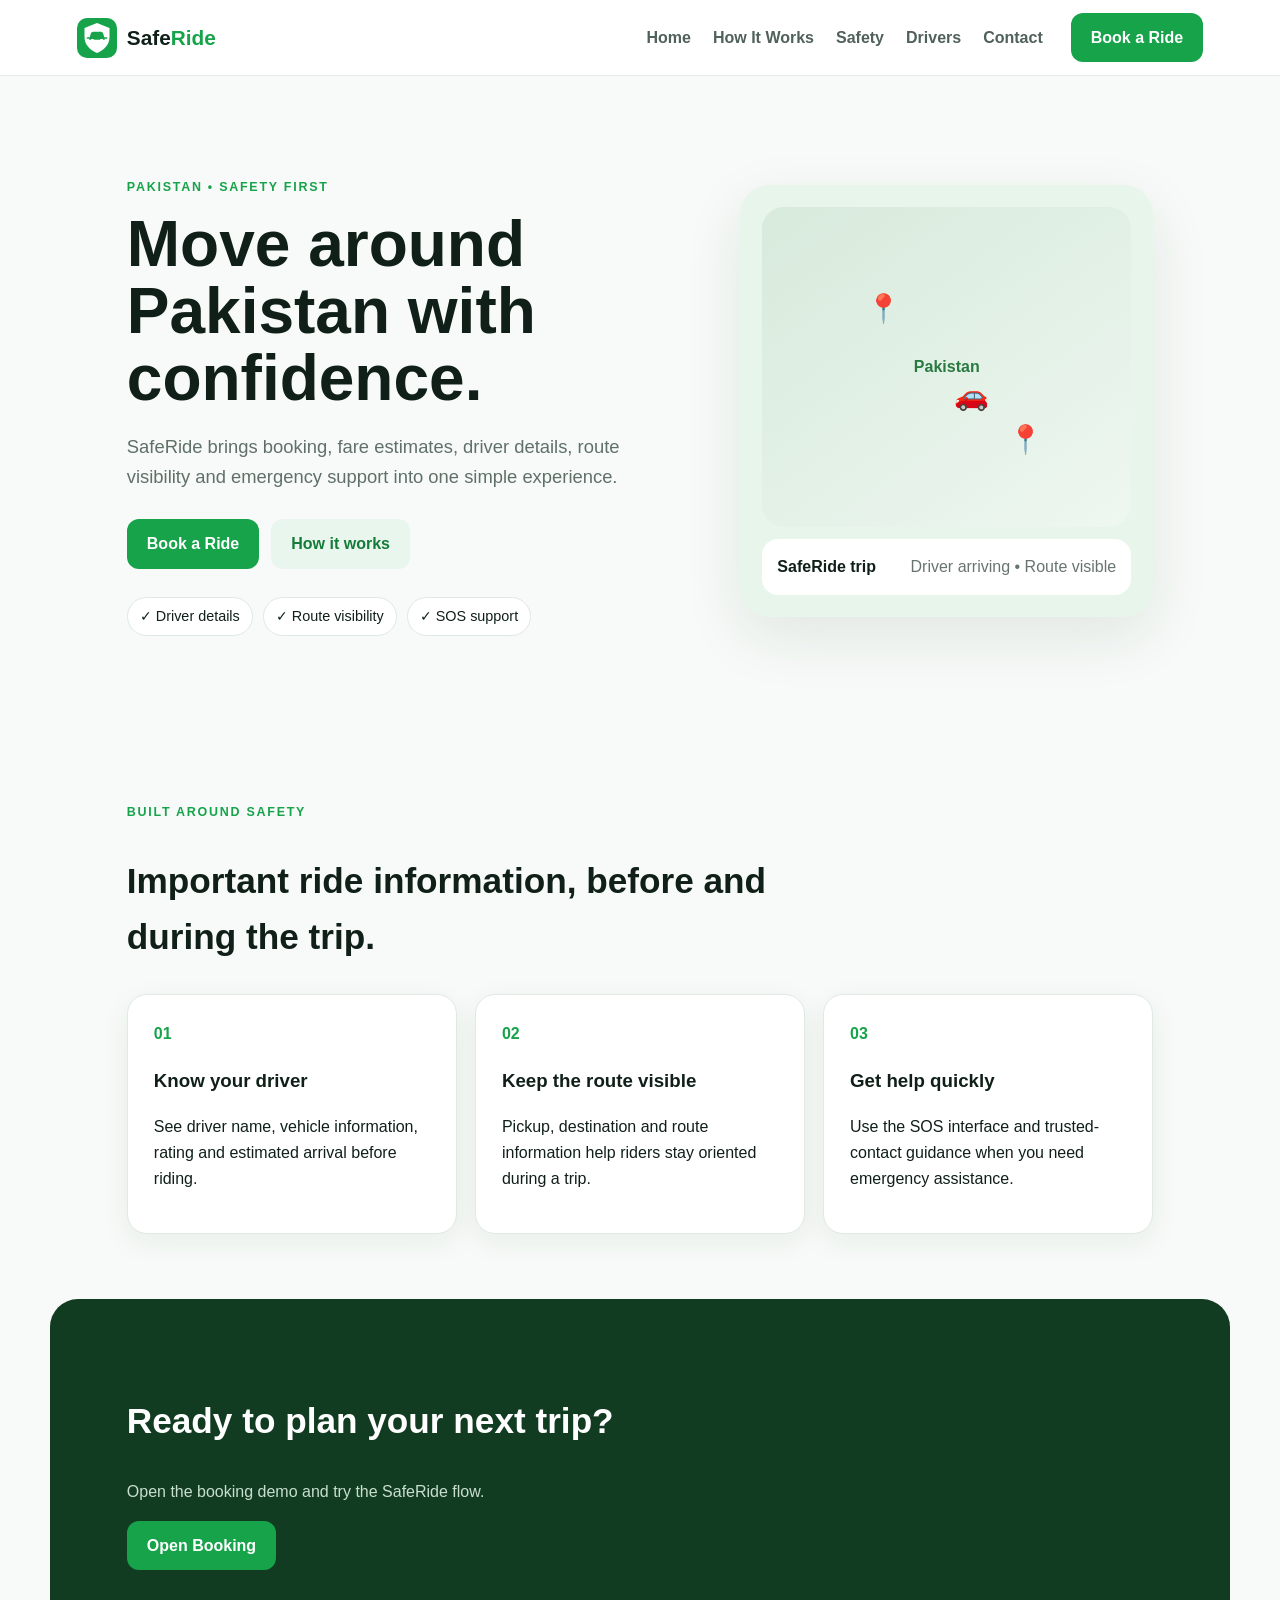
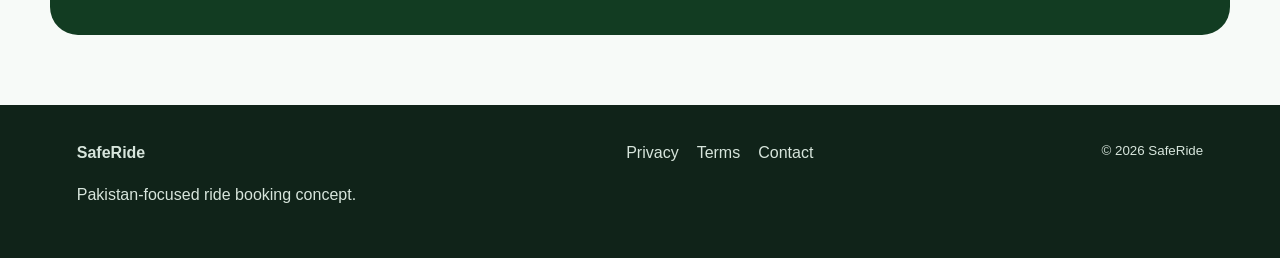
<file: index.html>
<!doctype html>
<html lang="en">
<head>
<meta charset="utf-8"><meta name="viewport" content="width=device-width,initial-scale=1">
<title>SafeRide Pakistan | Safe Ride Booking</title>
<meta name="description" content="SafeRide Pakistan is a safety-focused ride booking web experience with transparent fares, driver information, trip tracking and SOS support.">
<link rel="icon" href="logo.svg"><link rel="stylesheet" href="style.css">
</head>
<body>
<header><a class="brand" href="index.html"><img src="logo.svg" alt="SafeRide logo"><span>Safe<span>Ride</span></span></a><nav><a href="index.html">Home</a><a href="how-it-works.html">How It Works</a><a href="safety.html">Safety</a><a href="drivers.html">Drivers</a><a href="contact.html">Contact</a></nav><a class="btn" href="book.html">Book a Ride</a></header>
<main>
<section class="hero"><div><p class="eyebrow">PAKISTAN • SAFETY FIRST</p><h1>Move around Pakistan with confidence.</h1><p class="lead">SafeRide brings booking, fare estimates, driver details, route visibility and emergency support into one simple experience.</p><div class="actions"><a class="btn" href="book.html">Book a Ride</a><a class="btn secondary" href="how-it-works.html">How it works</a></div><div class="chips"><span>✓ Driver details</span><span>✓ Route visibility</span><span>✓ SOS support</span></div></div><div class="hero-card"><div class="mapbox"><span>Pakistan</span><i>📍</i><i>🚗</i><i>📍</i></div><div class="ride-mini"><b>SafeRide trip</b><span>Driver arriving • Route visible</span></div></div></section>
<section class="section"><p class="eyebrow">BUILT AROUND SAFETY</p><h2>Important ride information, before and during the trip.</h2><div class="grid three"><article><b>01</b><h3>Know your driver</h3><p>See driver name, vehicle information, rating and estimated arrival before riding.</p></article><article><b>02</b><h3>Keep the route visible</h3><p>Pickup, destination and route information help riders stay oriented during a trip.</p></article><article><b>03</b><h3>Get help quickly</h3><p>Use the SOS interface and trusted-contact guidance when you need emergency assistance.</p></article></div></section>
<section class="cta"><h2>Ready to plan your next trip?</h2><p>Open the booking demo and try the SafeRide flow.</p><a class="btn" href="book.html">Open Booking</a></section>
</main>
<footer><div><b>SafeRide</b><p>Pakistan-focused ride booking concept.</p></div><div><a href="privacy.html">Privacy</a><a href="terms.html">Terms</a><a href="contact.html">Contact</a></div><small>© <span id="year"></span> SafeRide</small></footer>
<script src="script.js"></script></body></html>
</file>
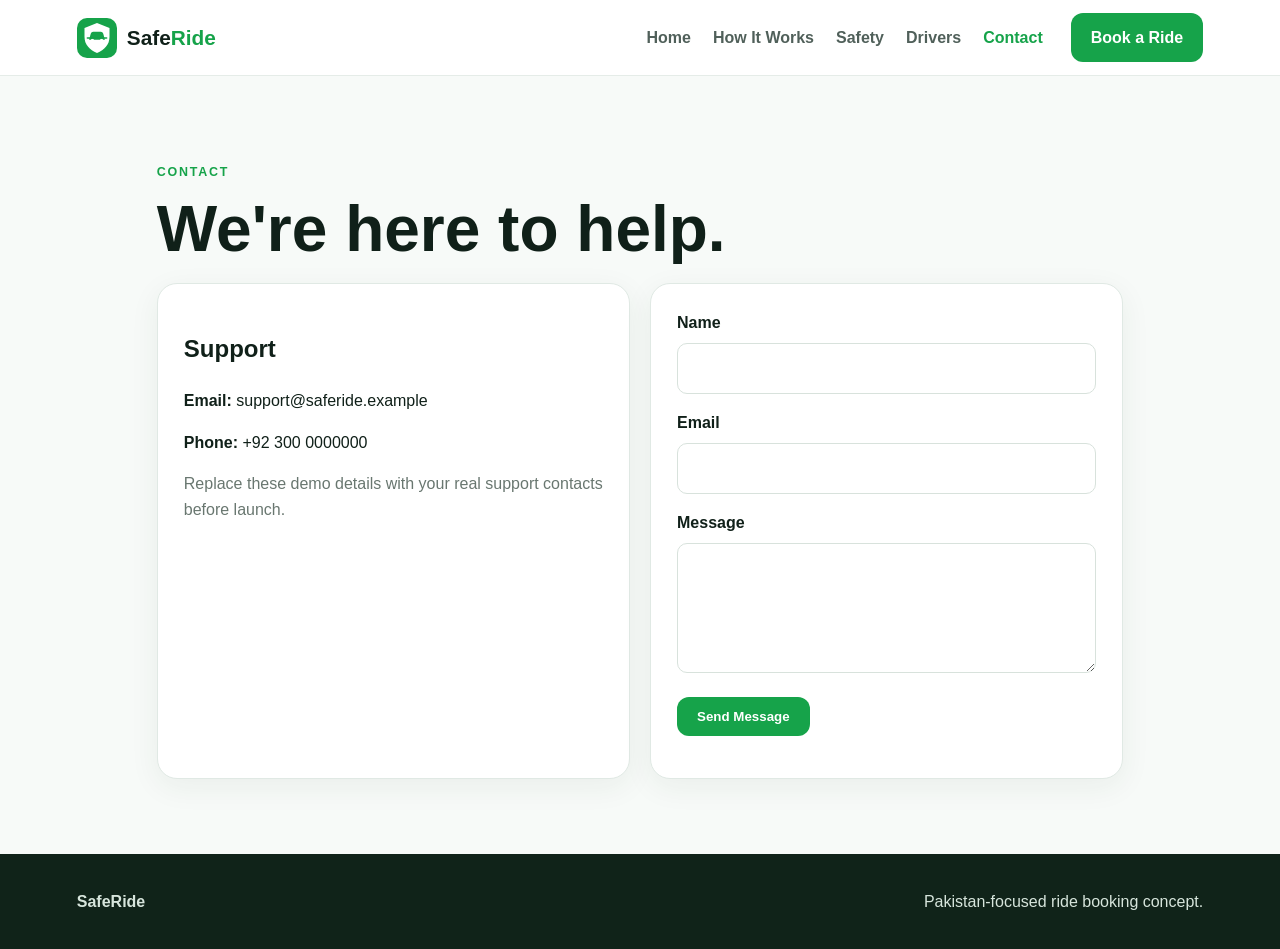
<file: contact.html>
<!doctype html><html lang="en"><head><meta charset="utf-8"><meta name="viewport" content="width=device-width,initial-scale=1"><title>Contact | SafeRide</title><link rel="icon" href="logo.svg"><link rel="stylesheet" href="style.css"></head><body>
<header><a class="brand" href="index.html"><img src="logo.svg"><span>Safe<span>Ride</span></span></a><nav><a href="index.html">Home</a><a href="how-it-works.html">How It Works</a><a href="safety.html">Safety</a><a href="drivers.html">Drivers</a><a class="active" href="contact.html">Contact</a></nav><a class="btn" href="book.html">Book a Ride</a></header>
<main class="page"><p class="eyebrow">CONTACT</p><h1>We're here to help.</h1><div class="contact-grid"><section class="panel"><h2>Support</h2><p><b>Email:</b> support@saferide.example</p><p><b>Phone:</b> +92 300 0000000</p><p class="muted">Replace these demo details with your real support contacts before launch.</p></section><form class="panel" id="contactForm"><label>Name<input required></label><label>Email<input type="email" required></label><label>Message<textarea required></textarea></label><button class="btn" type="submit">Send Message</button><p id="formMsg" class="success"></p></form></div></main><footer><b>SafeRide</b><span>Pakistan-focused ride booking concept.</span></footer><script src="script.js"></script></body></html>
</file>
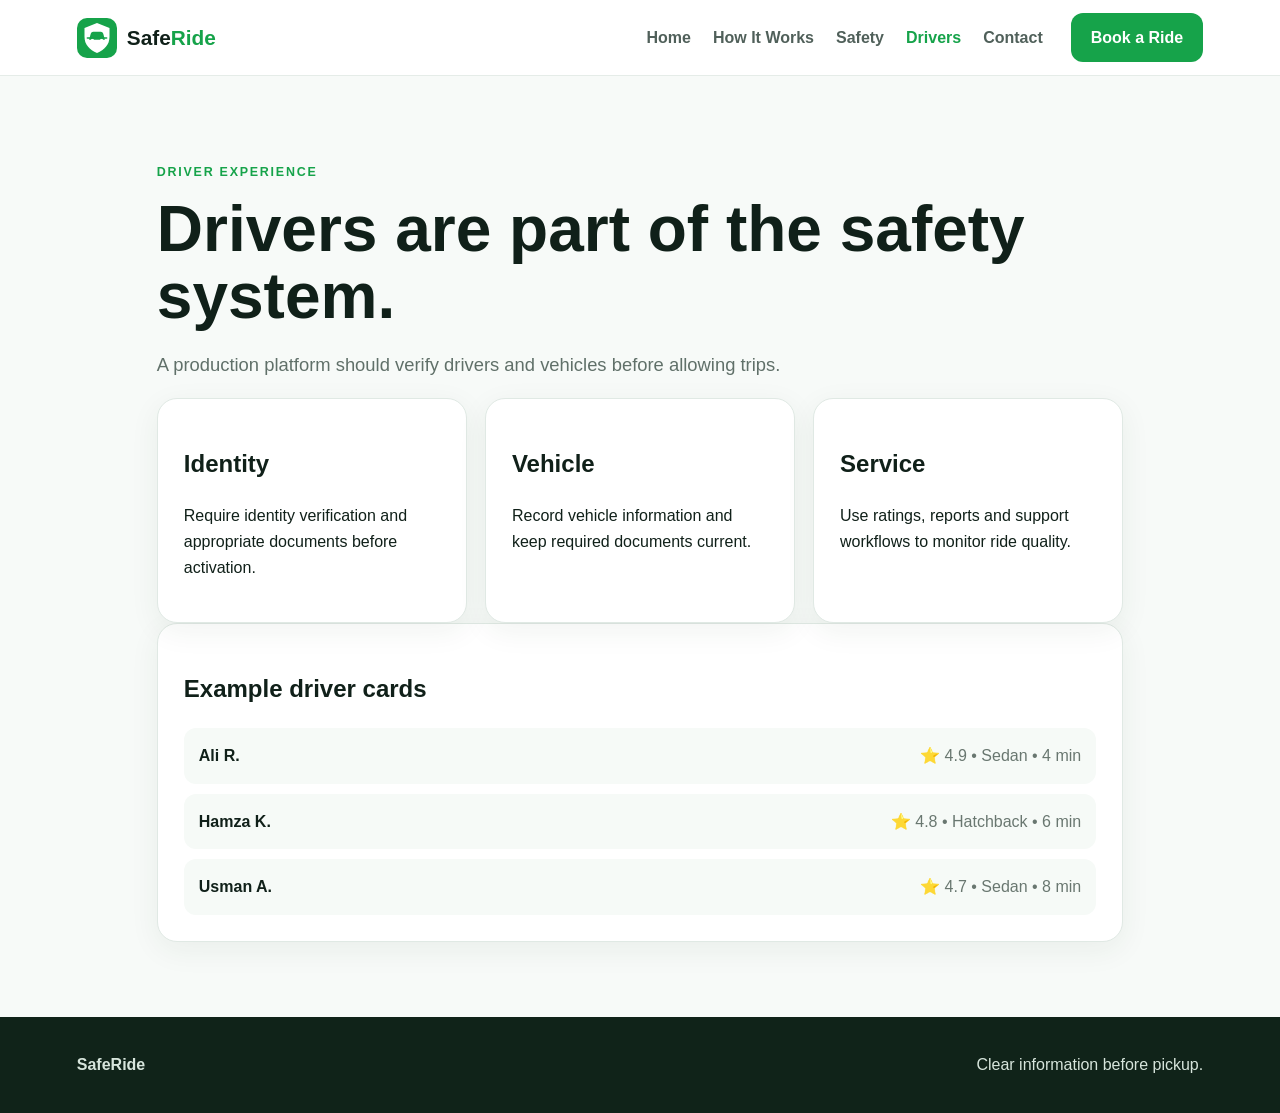
<file: drivers.html>
<!doctype html><html lang="en"><head><meta charset="utf-8"><meta name="viewport" content="width=device-width,initial-scale=1"><title>Drivers | SafeRide</title><link rel="icon" href="logo.svg"><link rel="stylesheet" href="style.css"></head><body>
<header><a class="brand" href="index.html"><img src="logo.svg"><span>Safe<span>Ride</span></span></a><nav><a href="index.html">Home</a><a href="how-it-works.html">How It Works</a><a href="safety.html">Safety</a><a class="active" href="drivers.html">Drivers</a><a href="contact.html">Contact</a></nav><a class="btn" href="book.html">Book a Ride</a></header>
<main class="page"><p class="eyebrow">DRIVER EXPERIENCE</p><h1>Drivers are part of the safety system.</h1><p class="lead">A production platform should verify drivers and vehicles before allowing trips.</p><div class="grid three"><article><h2>Identity</h2><p>Require identity verification and appropriate documents before activation.</p></article><article><h2>Vehicle</h2><p>Record vehicle information and keep required documents current.</p></article><article><h2>Service</h2><p>Use ratings, reports and support workflows to monitor ride quality.</p></article></div><section class="panel"><h2>Example driver cards</h2><div class="driver-list"><div><b>Ali R.</b><span>⭐ 4.9 • Sedan • 4 min</span></div><div><b>Hamza K.</b><span>⭐ 4.8 • Hatchback • 6 min</span></div><div><b>Usman A.</b><span>⭐ 4.7 • Sedan • 8 min</span></div></div></section></main><footer><b>SafeRide</b><span>Clear information before pickup.</span></footer><script src="script.js"></script></body></html>
</file>
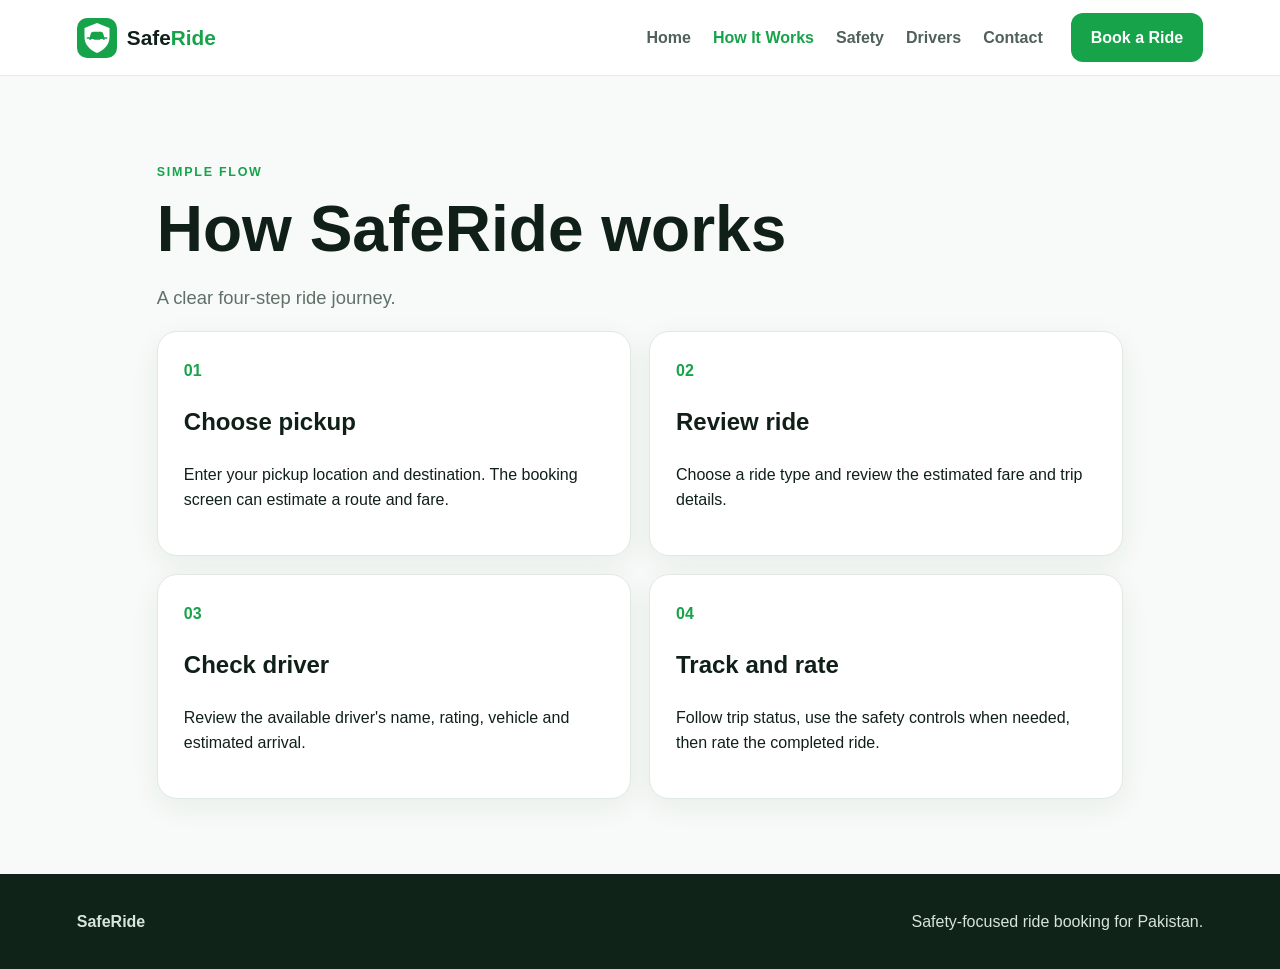
<file: how-it-works.html>
<!doctype html><html lang="en"><head><meta charset="utf-8"><meta name="viewport" content="width=device-width,initial-scale=1"><title>How It Works | SafeRide</title><link rel="icon" href="logo.svg"><link rel="stylesheet" href="style.css"></head><body>
<header><a class="brand" href="index.html"><img src="logo.svg"><span>Safe<span>Ride</span></span></a><nav><a href="index.html">Home</a><a class="active" href="how-it-works.html">How It Works</a><a href="safety.html">Safety</a><a href="drivers.html">Drivers</a><a href="contact.html">Contact</a></nav><a class="btn" href="book.html">Book a Ride</a></header>
<main class="page"><p class="eyebrow">SIMPLE FLOW</p><h1>How SafeRide works</h1><p class="lead">A clear four-step ride journey.</p><div class="grid two steps"><article><b>01</b><h2>Choose pickup</h2><p>Enter your pickup location and destination. The booking screen can estimate a route and fare.</p></article><article><b>02</b><h2>Review ride</h2><p>Choose a ride type and review the estimated fare and trip details.</p></article><article><b>03</b><h2>Check driver</h2><p>Review the available driver's name, rating, vehicle and estimated arrival.</p></article><article><b>04</b><h2>Track and rate</h2><p>Follow trip status, use the safety controls when needed, then rate the completed ride.</p></article></div></main><footer><b>SafeRide</b><span>Safety-focused ride booking for Pakistan.</span></footer><script src="script.js"></script></body></html>
</file>
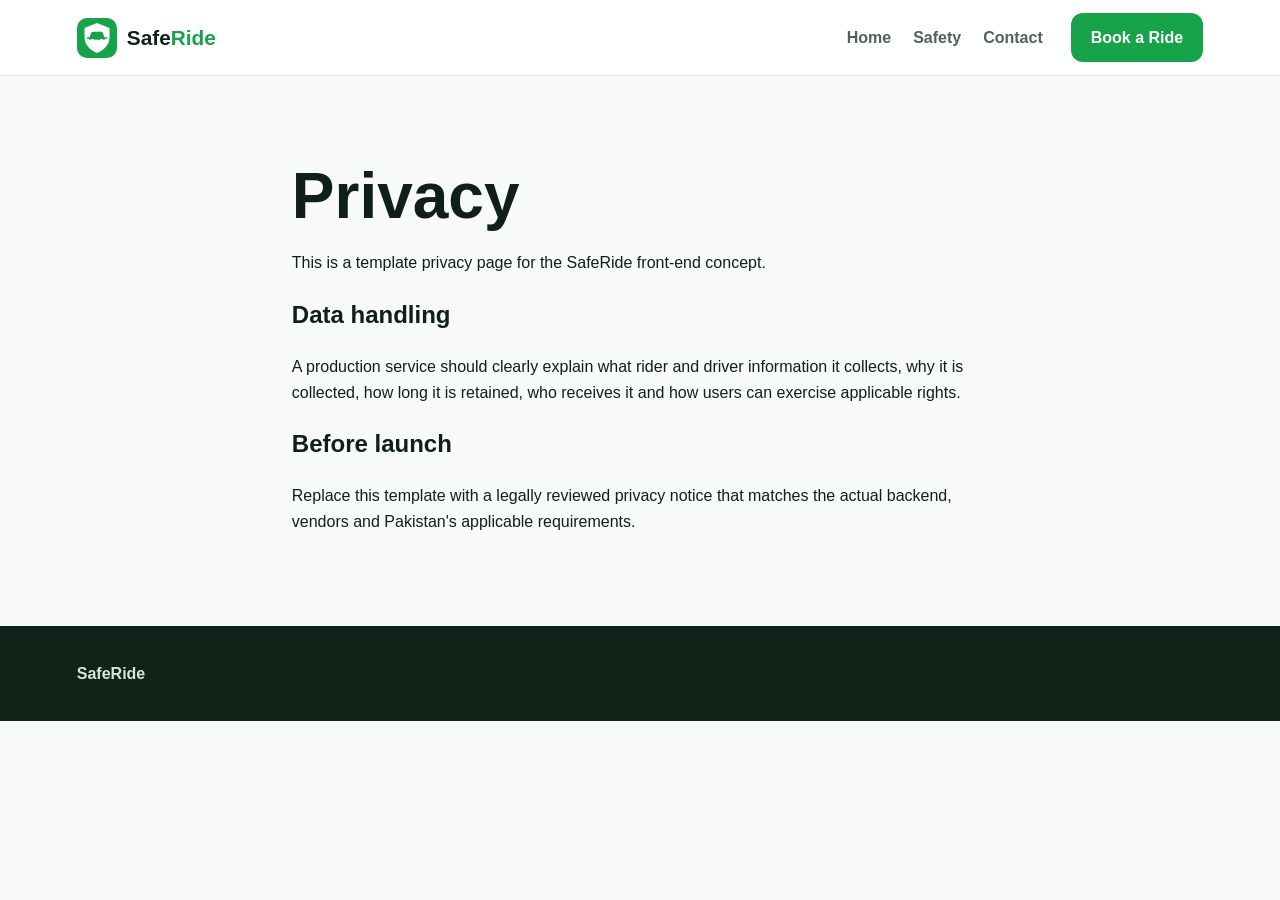
<file: privacy.html>
<!doctype html><html lang="en"><head><meta charset="utf-8"><meta name="viewport" content="width=device-width,initial-scale=1"><title>Privacy | SafeRide</title><link rel="icon" href="logo.svg"><link rel="stylesheet" href="style.css"></head><body><header><a class="brand" href="index.html"><img src="logo.svg"><span>Safe<span>Ride</span></span></a><nav><a href="index.html">Home</a><a href="safety.html">Safety</a><a href="contact.html">Contact</a></nav><a class="btn" href="book.html">Book a Ride</a></header><main class="page prose"><h1>Privacy</h1><p>This is a template privacy page for the SafeRide front-end concept.</p><h2>Data handling</h2><p>A production service should clearly explain what rider and driver information it collects, why it is collected, how long it is retained, who receives it and how users can exercise applicable rights.</p><h2>Before launch</h2><p>Replace this template with a legally reviewed privacy notice that matches the actual backend, vendors and Pakistan's applicable requirements.</p></main><footer><b>SafeRide</b></footer></body></html>
</file>
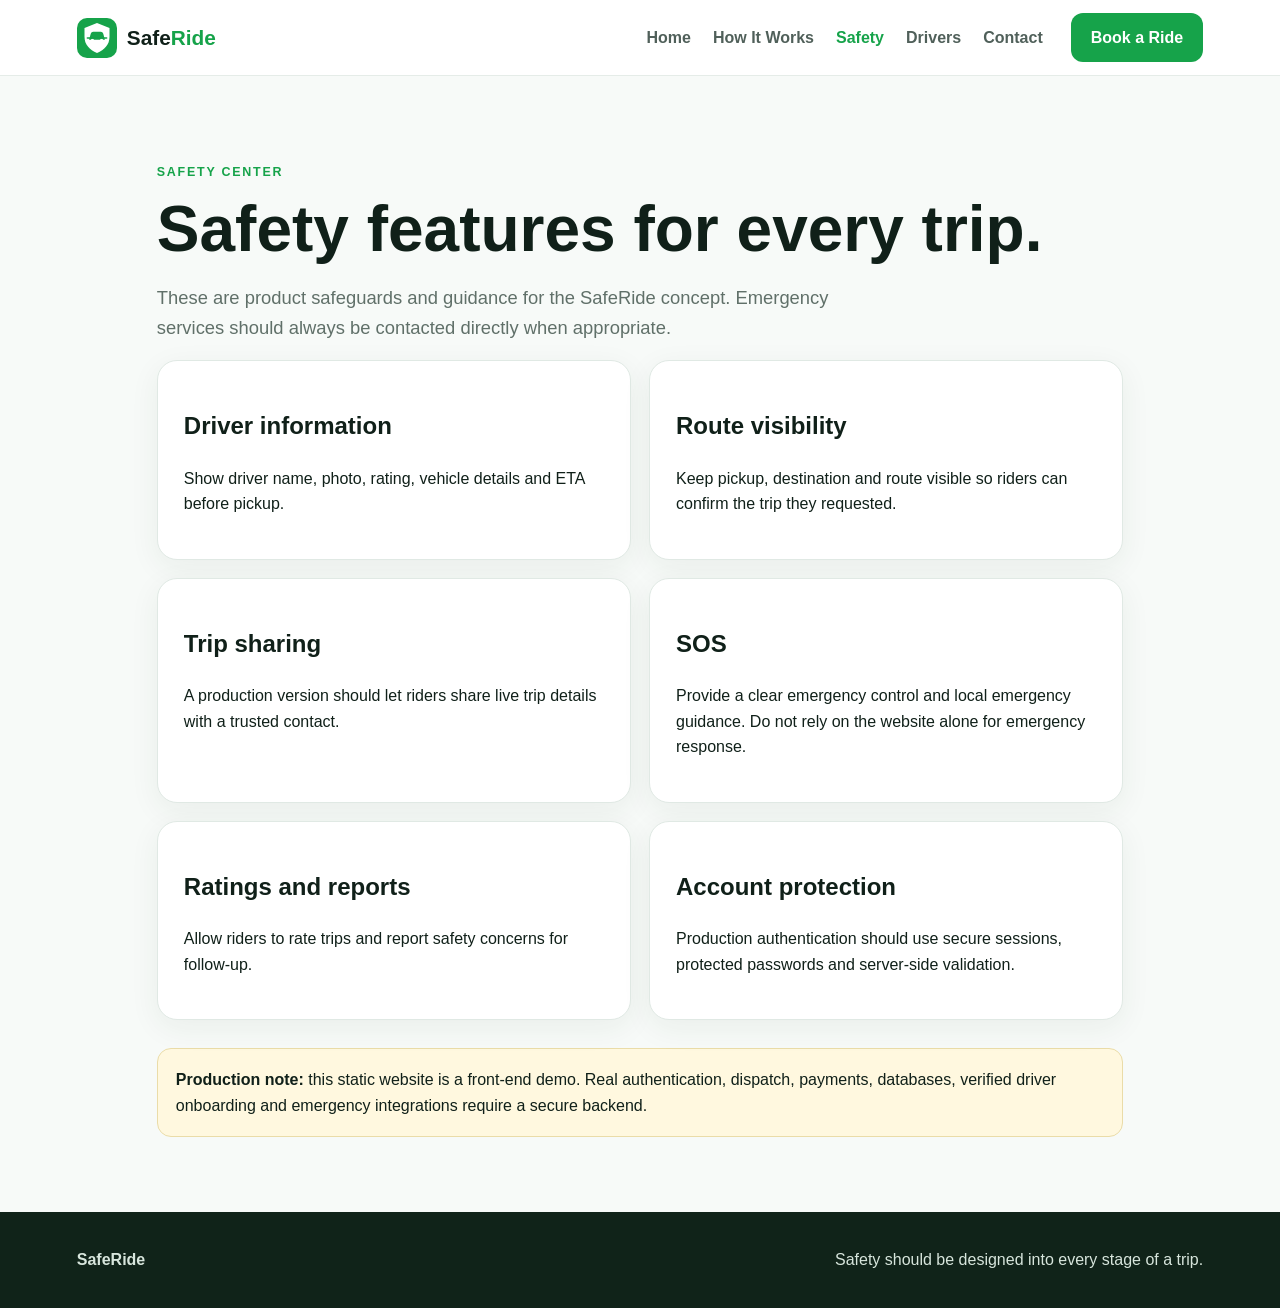
<file: safety.html>
<!doctype html><html lang="en"><head><meta charset="utf-8"><meta name="viewport" content="width=device-width,initial-scale=1"><title>Safety | SafeRide</title><link rel="icon" href="logo.svg"><link rel="stylesheet" href="style.css"></head><body>
<header><a class="brand" href="index.html"><img src="logo.svg"><span>Safe<span>Ride</span></span></a><nav><a href="index.html">Home</a><a href="how-it-works.html">How It Works</a><a class="active" href="safety.html">Safety</a><a href="drivers.html">Drivers</a><a href="contact.html">Contact</a></nav><a class="btn" href="book.html">Book a Ride</a></header>
<main class="page"><p class="eyebrow">SAFETY CENTER</p><h1>Safety features for every trip.</h1><p class="lead">These are product safeguards and guidance for the SafeRide concept. Emergency services should always be contacted directly when appropriate.</p><div class="grid two"><article><h2>Driver information</h2><p>Show driver name, photo, rating, vehicle details and ETA before pickup.</p></article><article><h2>Route visibility</h2><p>Keep pickup, destination and route visible so riders can confirm the trip they requested.</p></article><article><h2>Trip sharing</h2><p>A production version should let riders share live trip details with a trusted contact.</p></article><article><h2>SOS</h2><p>Provide a clear emergency control and local emergency guidance. Do not rely on the website alone for emergency response.</p></article><article><h2>Ratings and reports</h2><p>Allow riders to rate trips and report safety concerns for follow-up.</p></article><article><h2>Account protection</h2><p>Production authentication should use secure sessions, protected passwords and server-side validation.</p></article></div><div class="notice"><b>Production note:</b> this static website is a front-end demo. Real authentication, dispatch, payments, databases, verified driver onboarding and emergency integrations require a secure backend.</div></main><footer><b>SafeRide</b><span>Safety should be designed into every stage of a trip.</span></footer><script src="script.js"></script></body></html>
</file>
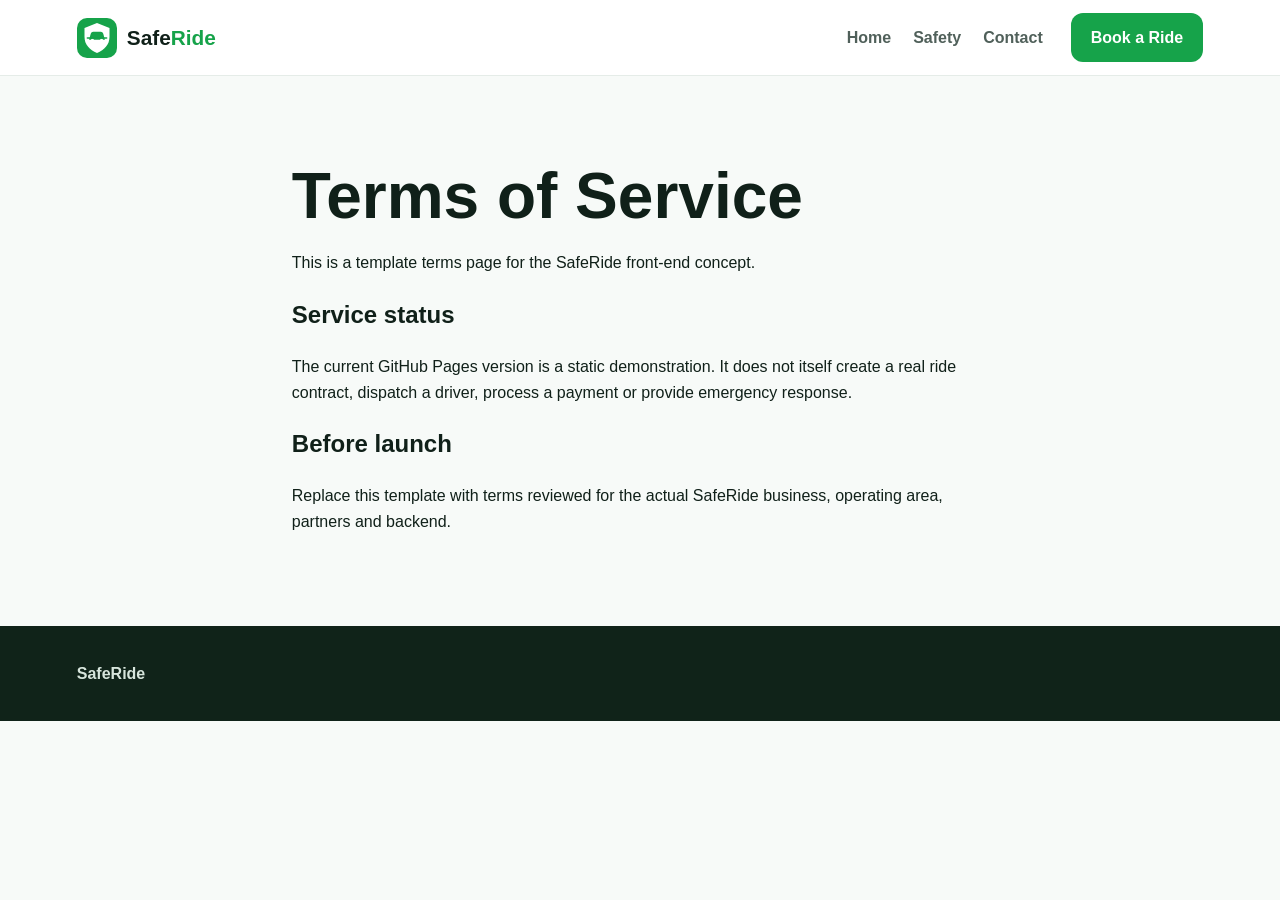
<file: terms.html>
<!doctype html><html lang="en"><head><meta charset="utf-8"><meta name="viewport" content="width=device-width,initial-scale=1"><title>Terms | SafeRide</title><link rel="icon" href="logo.svg"><link rel="stylesheet" href="style.css"></head><body><header><a class="brand" href="index.html"><img src="logo.svg"><span>Safe<span>Ride</span></span></a><nav><a href="index.html">Home</a><a href="safety.html">Safety</a><a href="contact.html">Contact</a></nav><a class="btn" href="book.html">Book a Ride</a></header><main class="page prose"><h1>Terms of Service</h1><p>This is a template terms page for the SafeRide front-end concept.</p><h2>Service status</h2><p>The current GitHub Pages version is a static demonstration. It does not itself create a real ride contract, dispatch a driver, process a payment or provide emergency response.</p><h2>Before launch</h2><p>Replace this template with terms reviewed for the actual SafeRide business, operating area, partners and backend.</p></main><footer><b>SafeRide</b></footer></body></html>
</file>
<file: style.css>
*{box-sizing:border-box}body{margin:0;font-family:Inter,Arial,sans-serif;color:#102019;background:#f7faf8;line-height:1.6}a{color:inherit;text-decoration:none}header{height:76px;background:#fff;border-bottom:1px solid #e5ece8;display:flex;align-items:center;padding:0 6%;gap:28px;position:sticky;top:0;z-index:10}.brand{display:flex;align-items:center;gap:10px;font-size:1.3rem;font-weight:800;margin-right:auto}.brand img{width:40px;height:40px}.brand span span{color:#16a34a}nav{display:flex;gap:22px}nav a{color:#50605a;font-weight:600}nav a:hover,nav a.active{color:#16a34a}.btn{display:inline-block;background:#16a34a;color:#fff;border:0;border-radius:12px;padding:12px 20px;font-weight:800;cursor:pointer}.btn.secondary{background:#e9f6ed;color:#147b38}.btn.danger{background:#dc2626;margin-top:18px}.hero{max-width:1180px;margin:auto;padding:90px 6%;display:grid;grid-template-columns:1.15fr .85fr;gap:55px;align-items:center}.eyebrow{color:#16a34a;font-size:.78rem;font-weight:900;letter-spacing:.14em}.hero h1,.page h1{font-size:clamp(2.4rem,5vw,4.6rem);line-height:1.05;margin:12px 0 20px}.lead{font-size:1.15rem;color:#607069;max-width:700px}.actions{display:flex;gap:12px;margin:28px 0}.chips{display:flex;gap:10px;flex-wrap:wrap}.chips span{background:#fff;border:1px solid #dfe9e3;border-radius:999px;padding:7px 12px;font-size:.9rem}.hero-card{background:#e8f5eb;border-radius:30px;padding:22px;box-shadow:0 20px 60px #123a1b18}.mapbox,.fake-map{height:320px;border-radius:22px;background:linear-gradient(145deg,#d7eadc,#eef7f0);position:relative;overflow:hidden;display:flex;align-items:center;justify-content:center;color:#287a40;font-weight:800}.mapbox i,.fake-map i{position:absolute;font-style:normal;font-size:28px}.mapbox i:nth-of-type(1),.fake-map i:nth-of-type(1){top:25%;left:28%}.mapbox i:nth-of-type(2),.fake-map i:nth-of-type(2){top:52%;left:52%}.mapbox i:nth-of-type(3),.fake-map i:nth-of-type(3){bottom:20%;right:24%}.ride-mini{background:#fff;border-radius:16px;padding:15px;margin-top:12px;display:flex;justify-content:space-between;gap:10px}.ride-mini span{color:#68756f}.section,.cta{max-width:1180px;margin:auto;padding:65px 6%}.section h2,.cta h2{font-size:2.2rem;max-width:700px}.grid{display:grid;gap:18px}.grid.three{grid-template-columns:repeat(3,1fr)}.grid.two{grid-template-columns:repeat(2,1fr)}article,.panel{background:#fff;border:1px solid #e0e9e4;border-radius:20px;padding:26px;box-shadow:0 8px 30px #183a2010}.grid article b{color:#16a34a}.cta{background:#123c22;color:#fff;border-radius:28px;margin-bottom:70px}.cta p{color:#c8dfce}.page{max-width:1120px;margin:auto;padding:75px 6%}.steps article{min-height:200px}.notice{margin-top:28px;background:#fff8df;border:1px solid #eadca8;border-radius:14px;padding:18px}.driver-list{display:grid;gap:10px}.driver-list div{display:flex;justify-content:space-between;gap:12px;padding:15px;background:#f6faf7;border-radius:12px}.driver-list span,.muted{color:#697770}.contact-grid,.booking{display:grid;grid-template-columns:1fr 1fr;gap:20px}label{display:block;font-weight:700;margin-bottom:16px}input,select,textarea{width:100%;margin-top:7px;border:1px solid #d8e2dc;border-radius:10px;padding:12px;font:inherit}textarea{min-height:130px}.result{margin-top:18px;background:#edf8f0;border-radius:12px;padding:15px}.result span{display:block;color:#66746d}.success{color:#16803b;font-weight:700}.prose{max-width:850px}.center{text-align:center}.big-logo{width:100px}footer{background:#102319;color:#d7e5dc;padding:35px 6%;display:flex;justify-content:space-between;gap:25px;flex-wrap:wrap}footer a{margin-right:18px;color:#d7e5dc}@media(max-width:850px){header{padding:0 4%;gap:10px}nav{display:none}.hero,.grid.three,.grid.two,.contact-grid,.booking{grid-template-columns:1fr}.hero{padding-top:55px}.hero-card{order:-1}.ride-mini{flex-direction:column}.page{padding-top:50px}}

/* Interactive booking map */
.booking{align-items:start}.map-panel{min-width:0}.map-heading{display:flex;align-items:flex-start;justify-content:space-between;gap:15px;margin-bottom:12px}.map-heading h2{margin:0 0 3px}.map-heading p{margin:0;color:#697770;font-size:.9rem}.map-reset{border:1px solid #d8e2dc;background:#fff;border-radius:10px;padding:8px 12px;font-weight:700;cursor:pointer}.map-buttons{display:flex;gap:8px;flex-wrap:wrap;margin:6px 0 16px}.map-buttons .btn{padding:9px 12px;font-size:.88rem}.map-buttons .secondary{background:#e9f6ed;color:#147b38}.map-panel #map{height:500px;width:100%;border-radius:18px;overflow:hidden;border:1px solid #dce8e0;z-index:1}.map-legend{display:flex;gap:15px;flex-wrap:wrap;margin-top:10px;color:#68756f;font-size:.82rem}.dot{display:inline-block;width:10px;height:10px;border-radius:50%;margin-right:5px}.pickup-dot{background:#16a34a}.destination-dot{background:#dc2626}.safe-marker{background:transparent;border:0}.marker-pin{width:20px;height:20px;border-radius:50% 50% 50% 0;transform:rotate(-45deg);border:3px solid #fff;box-shadow:0 3px 10px #0003}.marker-pin.pickup{background:#16a34a}.marker-pin.destination{background:#dc2626}.section-inline{margin-top:55px}.section-inline h2{font-size:2rem;margin-bottom:16px}@media(max-width:850px){.map-panel #map{height:390px}.map-heading{flex-direction:column}.map-reset{align-self:flex-end}.map-buttons .btn{flex:1}}
</file>
